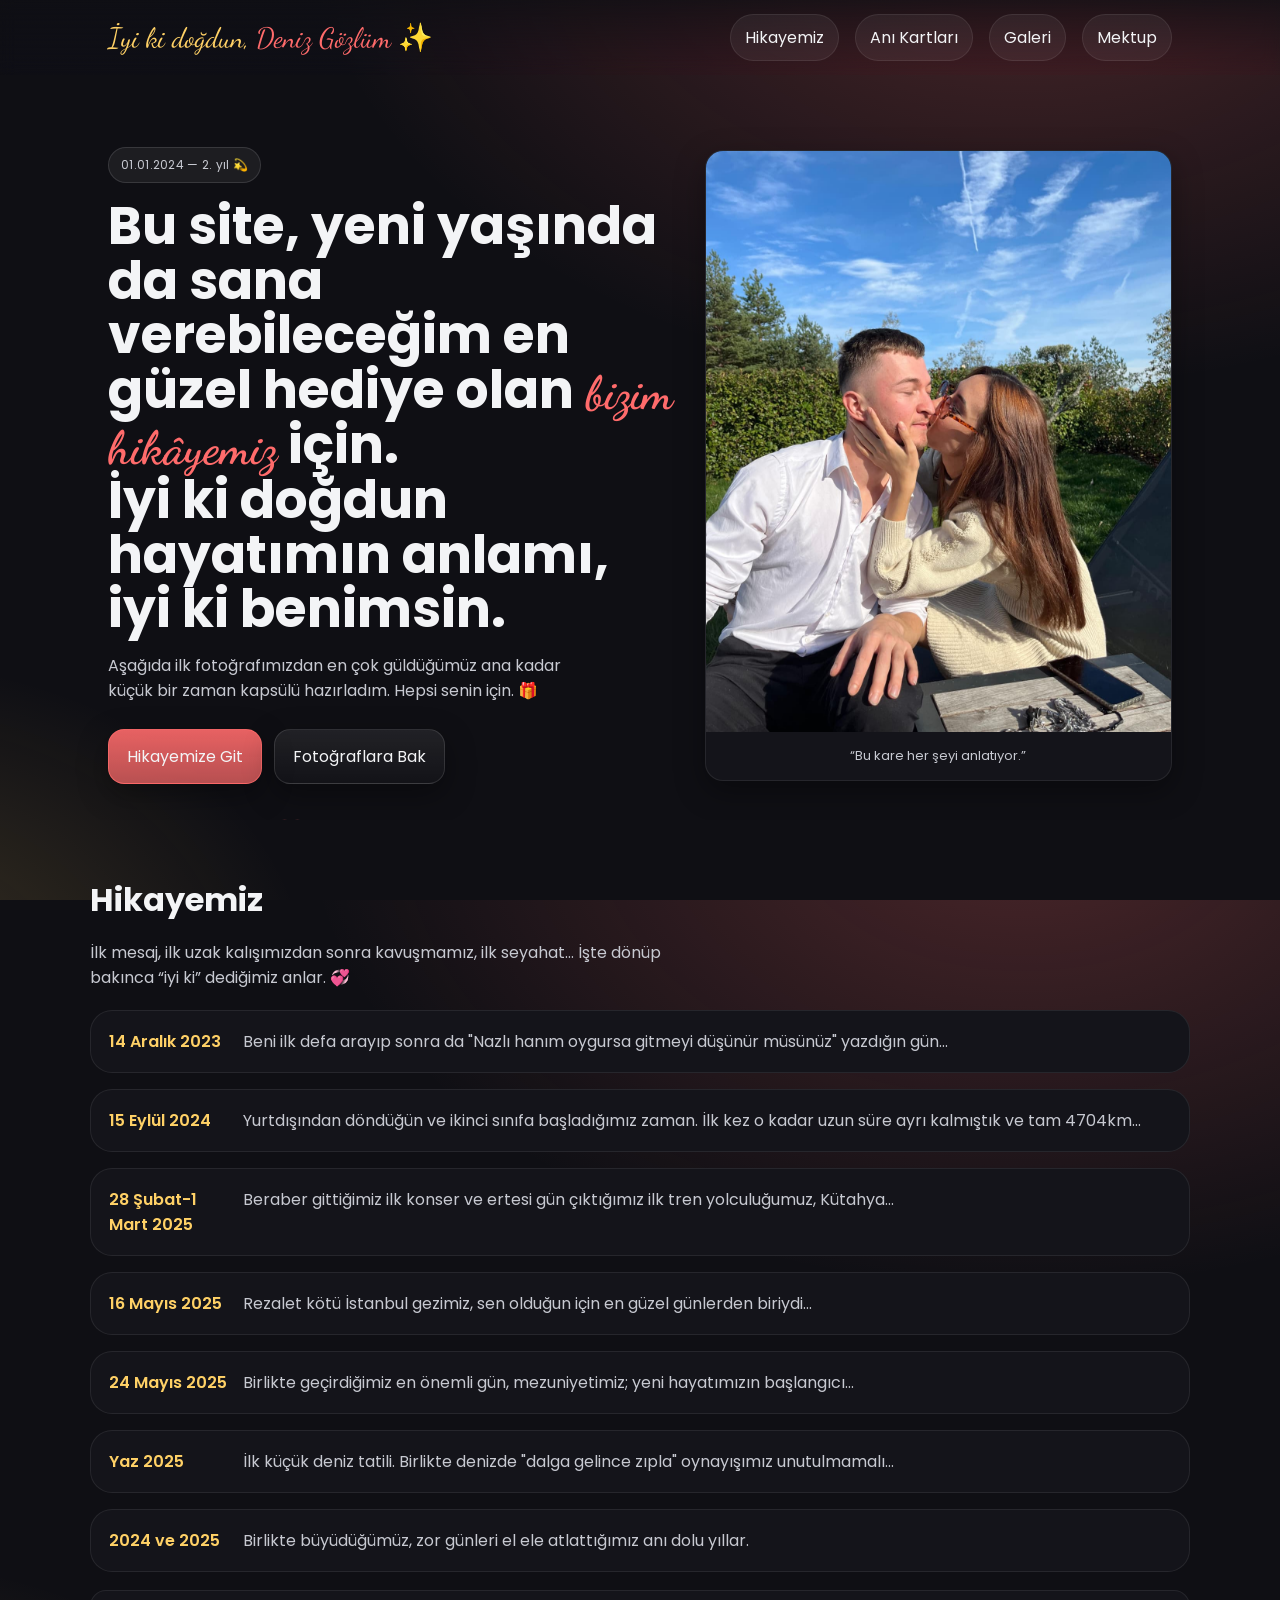
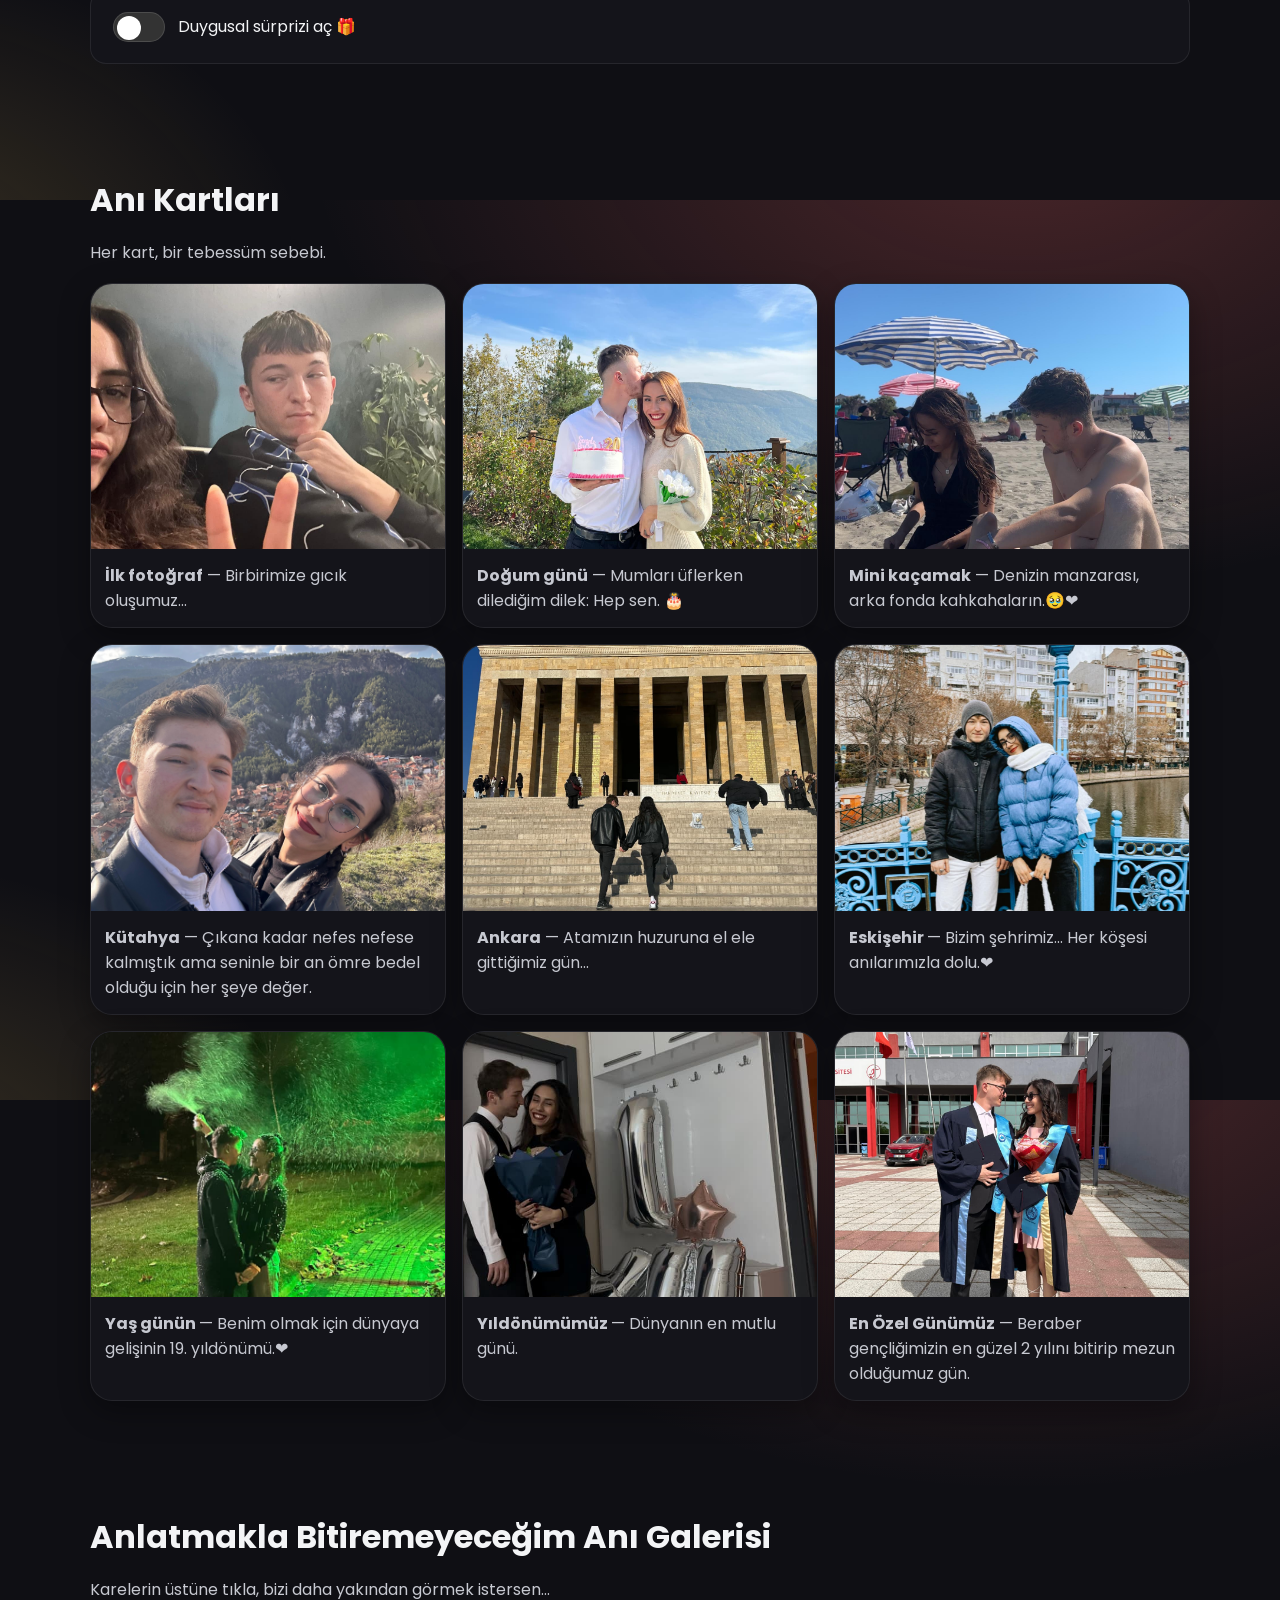
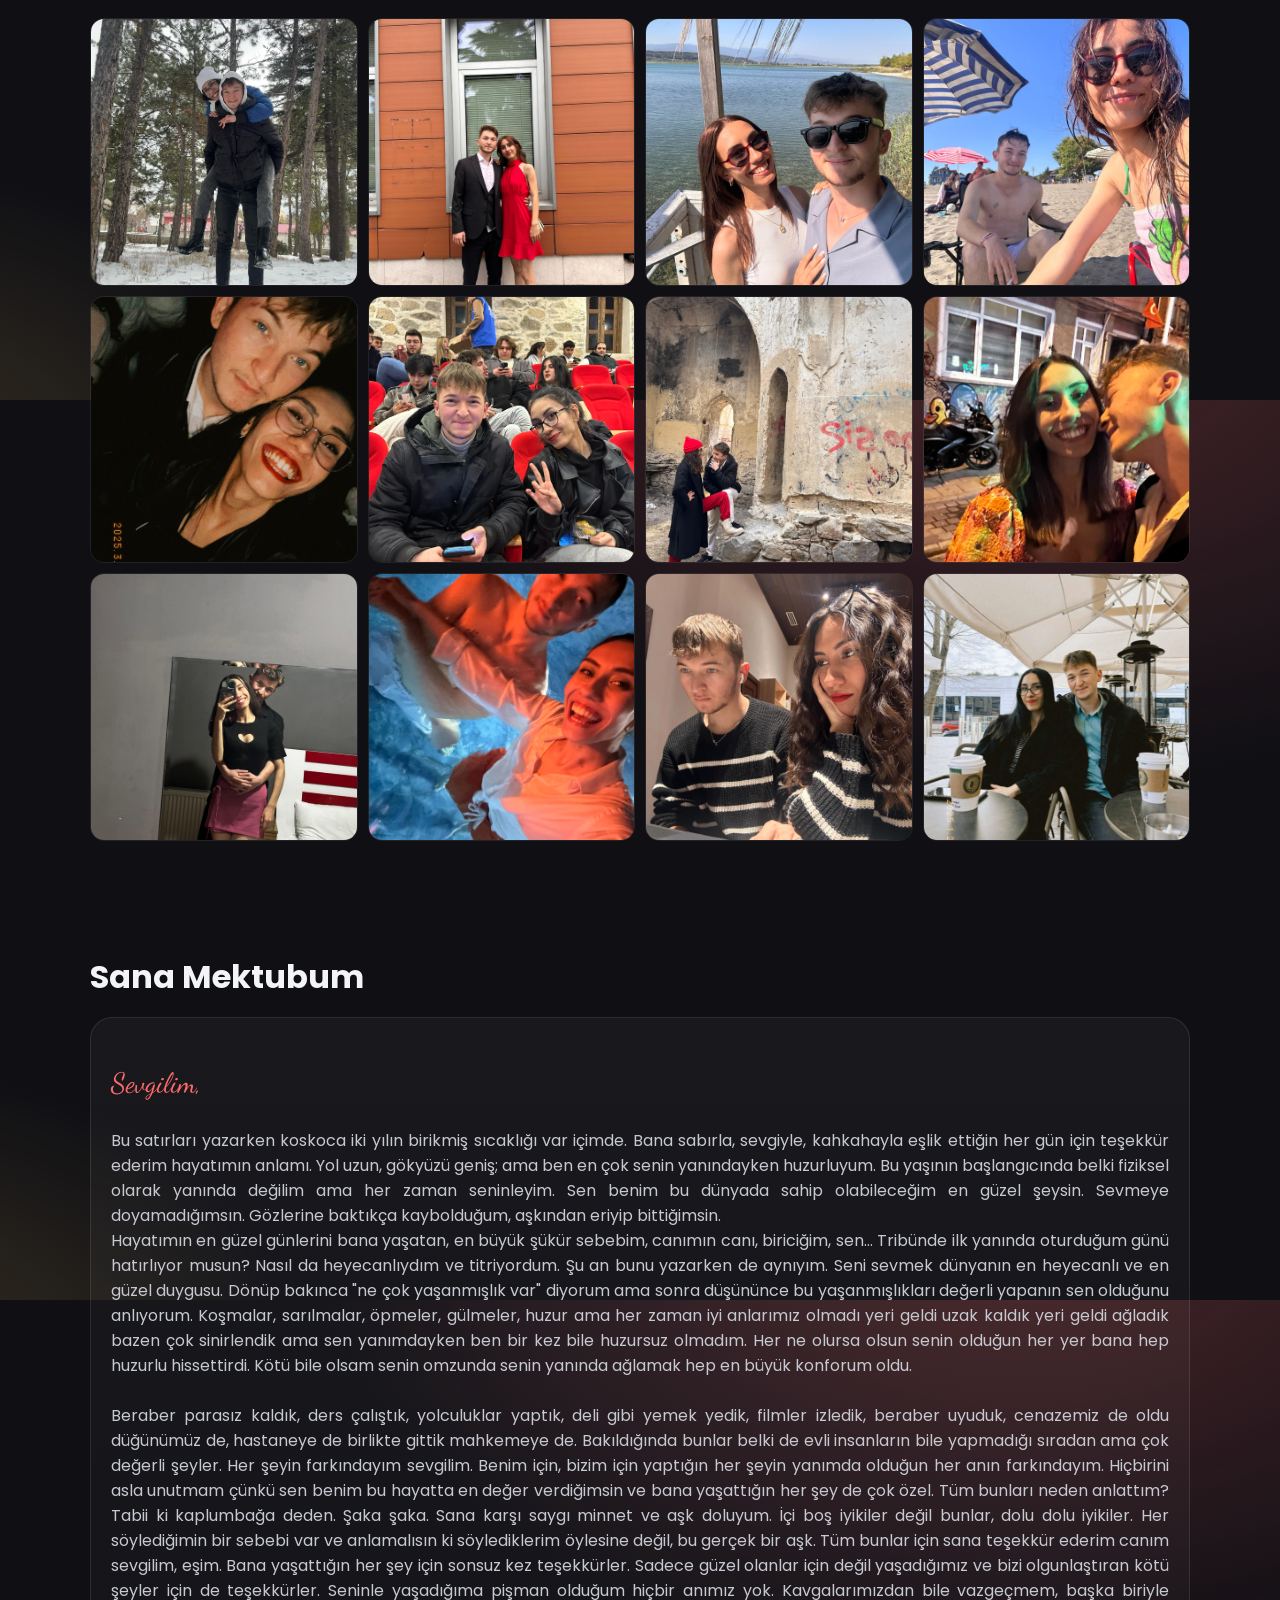
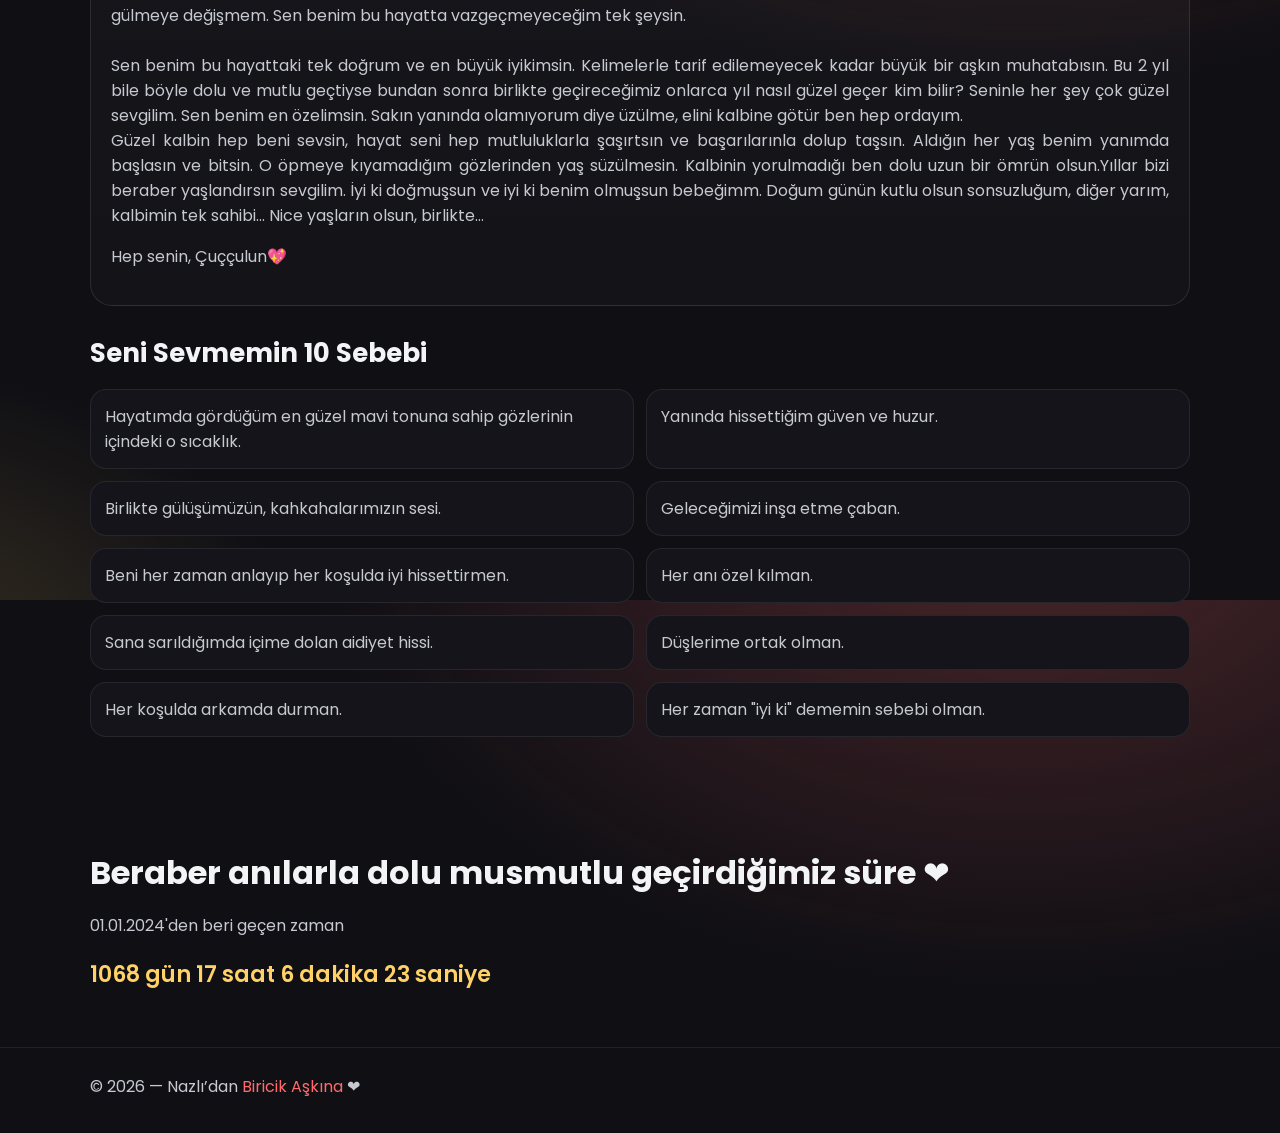
<file: index.html>
<!DOCTYPE html>
<html lang="tr">
<head>
  <meta charset="UTF-8" />
  <meta name="viewport" content="width=device-width, initial-scale=1" />
  <meta name="theme-color" content="#ff6b6b" />
  <title>İyi ki Doğdun ❤️</title>
  <!-- Google Fonts -->
  <link href="https://fonts.googleapis.com/css2?family=Dancing+Script:wght@600;700&family=Poppins:wght@300;400;600;700&display=swap" rel="stylesheet">
  <style>
    :root{
      --bg:#0f0f14;          /* arka plan */
      --paper:#14141a;       /* kart rengi */
      --soft:#1b1b23;        /* daha koyu yüzey */
      --text:#f3f4f6;        /* ana metin */
      --muted:#c7c9d1;       /* ikincil metin */
      --primary:#ff6b6b;     /* vurgu */
      --accent:#ffd166;      /* ikinci vurgu */
      --ring:rgba(255,107,107,.5);
      --glass:rgba(255,255,255,.06);
      --shadow:0 10px 30px rgba(0,0,0,.35);
      --radius:22px;
    }
    *{box-sizing:border-box}
    html,body{margin:0;height:100%;scroll-behavior:smooth}
    body{font-family:Poppins,system-ui,-apple-system,Segoe UI,Roboto,Ubuntu; color:var(--text); background:radial-gradient(1200px 800px at 80% -10%, rgba(255,107,107,.25), transparent 60%), radial-gradient(800px 600px at -10% 110%, rgba(255,209,102,.18), transparent 55%), var(--bg);}    
    a{color:inherit;text-decoration:none}
    img{max-width:100%;display:block}

    /* Navbar */
    .nav{position:sticky;top:0;z-index:50;backdrop-filter:saturate(140%) blur(8px);background:linear-gradient(0deg, transparent, rgba(15,15,20,.75));}
    .nav-inner{max-width:1100px;margin:auto;display:flex;align-items:center;justify-content:space-between;padding:14px 18px}
    .brand{font-family:"Dancing Script";font-size:28px;color:var(--accent)}
    .links{display:flex;gap:16px;flex-wrap:wrap}
    .chip{padding:10px 14px;border-radius:999px;background:var(--glass);border:1px solid rgba(255,255,255,.08)}
    .chip:hover{box-shadow:0 0 0 3px var(--ring)}

    /* Hero */
    .hero{position:relative;overflow:hidden}
    .hero-inner{max-width:1100px;margin:auto;display:grid;grid-template-columns:1.1fr .9fr;gap:26px;align-items:center;padding:72px 18px 36px}
    .tag{display:inline-block;padding:8px 12px;border:1px solid rgba(255,255,255,.12);border-radius:999px;background:var(--glass);color:var(--muted);font-size:12px;letter-spacing:.3px}
    .title{font-size:52px;line-height:1.05;margin:16px 0 10px;font-weight:700}
    .title span{color:var(--primary);font-family:"Dancing Script";font-weight:700;font-size:.9em}
    .subtitle{color:var(--muted);max-width:48ch}
    .cta-row{display:flex;gap:12px;margin-top:26px;flex-wrap:wrap}
    .btn{padding:14px 18px;border-radius:16px;border:1px solid rgba(255,255,255,.12);background:linear-gradient(180deg, rgba(255,255,255,.08), rgba(255,255,255,.02));box-shadow:var(--shadow)}
    .btn.primary{background:linear-gradient(180deg, rgba(255,107,107,.9), rgba(255,107,107,.7));border-color:rgba(255,107,107,.8)}
    .btn:hover{transform:translateY(-1px)}

    .polaroid{position:relative;border-radius:18px;overflow:hidden;background:var(--paper);border:1px solid rgba(255,255,255,.08);box-shadow:var(--shadow)}
    .polaroid img{aspect-ratio:4/5;object-fit:cover}
    .polaroid .cap{padding:14px;text-align:center;color:var(--muted);font-size:13px}

    /* Hearts animation */
    .hearts{position:absolute;inset:0;pointer-events:none;overflow:hidden}
    .heart{position:absolute;bottom:-40px;width:18px;height:18px;background:var(--primary);transform:rotate(45deg);animation:float 12s linear infinite;opacity:.5}
    .heart::before,.heart::after{content:"";position:absolute;width:18px;height:18px;background:var(--primary);border-radius:50%}
    .heart::before{left:-9px}
    .heart::after{top:-9px}
    @keyframes float{0%{transform:translateY(0) rotate(45deg)}100%{transform:translateY(-120vh) rotate(45deg)}}
    /* farklı hız/konum için özelleştirme */
    .heart.h1{left:10%;animation-duration:13s;animation-delay:0s}
    .heart.h2{left:22%;animation-duration:10s;animation-delay:1s}
    .heart.h3{left:35%;animation-duration:15s;animation-delay:2s}
    .heart.h4{left:48%;animation-duration:12s;animation-delay:3s}
    .heart.h5{left:63%;animation-duration:16s;animation-delay:1.5s}
    .heart.h6{left:78%;animation-duration:11s;animation-delay:2.5s}
    .heart.h7{left:90%;animation-duration:14s;animation-delay:.5s}

    /* Sections */
    section{padding:56px 18px}
    .wrap{max-width:1100px;margin:auto}
    .h2{font-size:32px;margin:0 0 16px;font-weight:700}
    .lead{color:var(--muted);max-width:60ch}

    /* Timeline */
    .timeline{display:grid;gap:16px;margin-top:20px}
    .t-item{display:grid;grid-template-columns:120px 1fr;gap:14px;align-items:start;padding:18px;border-radius:var(--radius);background:var(--paper);border:1px solid rgba(255,255,255,.08)}
    .t-date{color:var(--accent);font-weight:600}
    .t-text{color:var(--muted)}

    /* Memory cards */
    .cards{display:grid;grid-template-columns:repeat(3,1fr);gap:16px;margin-top:18px}
    .card{background:var(--paper);border:1px solid rgba(255,255,255,.08);border-radius:var(--radius);overflow:hidden;transition:transform .2s ease;box-shadow:var(--shadow)}
    .card:hover{transform:translateY(-3px)}
    .card img{aspect-ratio:4/3;object-fit:cover}
    .card .p{padding:14px;color:var(--muted)}

    /* Gallery with :target modal */
    .grid{display:grid;grid-template-columns:repeat(4,1fr);gap:10px;margin-top:14px}
    .grid a{border-radius:14px;overflow:hidden;border:1px solid rgba(255,255,255,.08)}
    .grid img{aspect-ratio:1;object-fit:cover;filter:saturate(1.05)}
    .modal{position:fixed;inset:0;background:rgba(0,0,0,.8);display:none;align-items:center;justify-content:center;padding:20px}
    .modal img{max-width:min(92vw,1100px);max-height:86vh;border-radius:16px}
    .modal:target{display:flex}
    .close{position:fixed;top:22px;right:22px;background:var(--glass);border:1px solid rgba(255,255,255,.12);padding:10px 14px;border-radius:999px}

    /* Letter */
    .letter{background:linear-gradient(180deg,rgba(255,255,255,.04),rgba(255,255,255,.02));border:1px solid rgba(255,255,255,.1);border-radius:var(--radius);padding:20px}
    .script{font-family:"Dancing Script";font-size:28px;color:var(--primary)}
    .just{ text-align:justify; color:var(--muted)}

    /* Reasons */
    .reasons{display:grid;grid-template-columns:repeat(2,1fr);gap:12px;margin-top:16px}
    .reason{background:var(--paper);border:1px solid rgba(255,255,255,.08);padding:14px;border-radius:16px;color:var(--muted)}

    /* Surprise reveal */
    .reveal{margin-top:18px;background:var(--paper);border:1px solid rgba(255,255,255,.08);border-radius:16px;padding:18px}
    .switch{appearance:none;width:52px;height:30px;border-radius:999px;background:#333;position:relative;cursor:pointer;outline:none;border:1px solid rgba(255,255,255,.12)}
    .switch::after{content:"";position:absolute;top:3px;left:3px;width:24px;height:24px;border-radius:50%;background:#fff;transition:all .25s}
    .switch:checked{background:var(--primary)}
    .switch:checked::after{left:25px}
    .gift{display:none;margin-top:12px;padding:14px;border-radius:14px;background:linear-gradient(90deg, rgba(255,107,107,.2), rgba(255,209,102,.2));border:1px solid rgba(255,255,255,.12)}
    .switch:checked ~ .gift{display:block}

    /* Footer */
    footer{padding:26px 18px;border-top:1px solid rgba(255,255,255,.08);color:var(--muted)}

    /* Responsive */
    @media (max-width:980px){
      .hero-inner{grid-template-columns:1fr}
      .cards{grid-template-columns:1fr 1fr}
      .grid{grid-template-columns:repeat(3,1fr)}
      .t-item{grid-template-columns:1fr}
    }
    @media (max-width:640px){
      .title{font-size:38px}
      .cards{grid-template-columns:1fr}
      .grid{grid-template-columns:repeat(2,1fr)}
      .reasons{grid-template-columns:1fr}
    }
    .reveal .gift {
  display:none;
  margin-top:12px;
  padding:14px;
  border-radius:14px;
  background:linear-gradient(90deg, rgba(255,107,107,.2), rgba(255,209,102,.2));
  border:1px solid rgba(255,255,255,.12);
  transition:all .3s ease;
}

.switch:checked + span + .gift {
  display:block;
}
/* === Açılış Animasyonu === */
#intro {
  position: fixed;
  inset: 0;
  background: var(--bg);
  display: flex;
  align-items: center;
  justify-content: center;
  flex-direction: column;
  z-index: 9999;
  animation: fadeOut 1s ease 4.5s forwards; /* 4.5 saniye sonra kaybolur */
}

.intro-text {
  text-align: center;
  animation: fadeIn 1s ease forwards;
}

#intro h1, #intro h2 {
  opacity: 0;
  font-family: "Dancing Script", cursive;
  color: var(--primary);
  margin: 0;
}

#intro h1 {
  font-size: 42px;
  animation: showText 1s ease forwards 0.5s;
}

#intro h2 {
  font-size: 32px;
  color: var(--accent);
  animation: showText 1s ease forwards 2.5s;
}

@keyframes showText {
  from {opacity: 0; transform: translateY(20px);}
  to {opacity: 1; transform: translateY(0);}
}

@keyframes fadeOut {
  to {opacity: 0; visibility: hidden;}
}

@keyframes fadeIn {
  from {opacity: 0;}
  to {opacity: 1;}
}

  </style>
</head>
<body>
    <!-- AÇILIŞ ANİMASYONU -->
<div id="intro">
  <div class="intro-text">
    <h1 class="line1">SENİ SONSUZA KADAR ÇOK SEVECEĞİM</h1>
    <h2 class="line2">İYİ Kİ DOĞDUN ❤️</h2>
  </div>
</div>

  <!-- NAV -->
  <nav class="nav">
    <div class="nav-inner">
      <div class="brand">İyi ki doğdun, <span style="color:var(--primary)">Deniz Gözlüm</span> ✨</div>
      <div class="links">
        <a class="chip" href="#hikaye">Hikayemiz</a>
        <a class="chip" href="#anilar">Anı Kartları</a>
        <a class="chip" href="#galeri">Galeri</a>
        <a class="chip" href="#mektup">Mektup</a>
      </div>
    </div>
  </nav>

  <!-- HERO -->
  <header class="hero">
    <div class="hero-inner wrap">
      <div>
        <span class="tag">01.01.2024 — 2. yıl 💫</span>
        <h1 class="title">Bu site, yeni yaşında da sana verebileceğim en güzel hediye olan<span> bizim hikâyemiz</span> için. <br/>İyi ki doğdun hayatımın anlamı, iyi ki benimsin.</h1>
        <p class="subtitle">Aşağıda ilk fotoğrafımızdan en çok güldüğümüz ana kadar küçük bir zaman kapsülü hazırladım. Hepsi senin için. 🎁</p>
        <div class="cta-row">
          <a class="btn primary" href="#hikaye">Hikayemize Git</a>
          <a class="btn" href="#galeri">Fotoğraflara Bak</a>
        </div>
      </div>
      <div class="polaroid">
        <!-- KAPAĞA KOYMAK İSTEDİĞİN FOTOĞRAFI /images/kapak.jpg OLARAK EKLE -->
        <img src="images/kapak.jpg" alt="Kapak fotoğrafımız" />
        <div class="cap">“Bu kare her şeyi anlatıyor.”</div>
      </div>
    </div>
    <!-- kalp animasyonu -->
    <div class="hearts" aria-hidden="true">
      <div class="heart h1"></div>
      <div class="heart h2"></div>
      <div class="heart h3"></div>
      <div class="heart h4"></div>
      <div class="heart h5"></div>
      <div class="heart h6"></div>
      <div class="heart h7"></div>
    </div>
  </header>

  <!-- HİKAYE / ZAMAN ÇİZELGESİ -->
  <section id="hikaye">
    <div class="wrap">
      <h2 class="h2">Hikayemiz</h2>
      <p class="lead">İlk mesaj, ilk uzak kalışımızdan sonra kavuşmamız, ilk seyahat… İşte dönüp bakınca “iyi ki” dediğimiz anlar. 💞</p>
      <div class="timeline">
        <!-- TARİHLERİ KENDİ İLİŞKİNİZE GÖRE DÜZENLEYİN -->
        <div class="t-item">
          <div class="t-date">14 Aralık 2023</div>
          <div class="t-text">Beni ilk defa arayıp sonra da "Nazlı hanım oygursa gitmeyi düşünür müsünüz" yazdığın gün...</div>
        </div>
        <div class="t-item">
          <div class="t-date">15 Eylül 2024</div>
          <div class="t-text">Yurtdışından döndüğün ve ikinci sınıfa başladığımız zaman. İlk kez o kadar uzun süre ayrı kalmıştık ve tam 4704km...</div>
        </div>
        <div class="t-item">
          <div class="t-date">28 Şubat-1 Mart 2025</div>
          <div class="t-text">Beraber gittiğimiz ilk konser ve ertesi gün çıktığımız ilk tren yolculuğumuz, Kütahya...</div>
        </div>
         <div class="t-item">
          <div class="t-date">16 Mayıs 2025</div>
          <div class="t-text">Rezalet kötü İstanbul gezimiz, sen olduğun için en güzel günlerden biriydi...</div>
        </div>
         
         <div class="t-item">
          <div class="t-date">24 Mayıs 2025</div>
          <div class="t-text">Birlikte geçirdiğimiz en önemli gün, mezuniyetimiz; yeni hayatımızın başlangıcı...</div>
        </div>
        <div class="t-item">
          <div class="t-date">Yaz 2025</div>
          <div class="t-text">İlk küçük deniz tatili. Birlikte denizde "dalga gelince zıpla" oynayışımız unutulmamalı...</div>
        </div>
        <div class="t-item">
          <div class="t-date">2024 ve 2025</div>
          <div class="t-text">Birlikte büyüdüğümüz, zor günleri el ele atlattığımız anı dolu yıllar.</div>
        </div>
      </div>

      <div class="reveal">
        <label style="display:flex;align-items:center;gap:10px">
          <input class="switch" type="checkbox" />
          <span>Duygusal sürprizi aç 🎁</span>
        
        <div class="gift">
          “Her yeni yaşında dileğim aynı: Gözlerinin içine baktığımda, evimde olduğumu hissetmek.”
        </div>
        </label>
      </div>
    </div>
  </section>

  <!-- ANILAR (KARTLAR) -->
  <section id="anilar">
    <div class="wrap">
      <h2 class="h2">Anı Kartları</h2>
      <p class="lead">Her kart, bir tebessüm sebebi.</p>
      <div class="cards">
        <!-- Görselleri /images klasörüne koy, aşağıdaki yolları değiştir -->
        <article class="card">
          <img src="images/ani-1.jpg" alt="İlk fotoğraf" />
          <div class="p"><strong>İlk fotoğraf</strong> — Birbirimize gıcık oluşumuz...</div>
        </article>
        <article class="card">
          <img src="images/ani-2.jpg" alt="Doğum günü sürprizi" />
          <div class="p"><strong>Doğum günü</strong> — Mumları üflerken dilediğim dilek: Hep sen. 🎂</div>
        </article>
        <article class="card">
          <img src="images/ani-3.jpg" alt="Küçük bir yolculuk" />
          <div class="p"><strong>Mini kaçamak</strong> — Denizin manzarası, arka fonda kahkahaların.🥹❤️</div>
        </article>
        <article class="card">
          <img src="images/ani-4.jpg" alt="İlk Seyahatimiz" />
          <div class="p"><strong>Kütahya</strong> — Çıkana kadar nefes nefese kalmıştık ama seninle bir an ömre bedel olduğu için her şeye değer.</div>
        </article>
        <article class="card">
          <img src="images/ani-5.jpg" alt="Ankara" />
          <div class="p"><strong>Ankara</strong> — Atamızın huzuruna el ele gittiğimiz gün...</div>
        </article>
        <article class="card">
          <img src="images/ani-6.jpg" alt="Eskişehir" />
          <div class="p"><strong>Eskişehir </strong> — Bizim şehrimiz... Her köşesi anılarımızla dolu.❤️</div>
        </article>
        <article class="card">
          <img src="images/ani-7.jpg" alt="doğum günün" />
          <div class="p"><strong>Yaş günün </strong> — Benim olmak için dünyaya gelişinin 19. yıldönümü.❤️</div>
        </article>
        <article class="card">
          <img src="images/ani-8.jpg" alt="Yıldönümü" />
          <div class="p"><strong>Yıldönümümüz </strong> — Dünyanın en mutlu günü.</div>
        </article>
        <article class="card">
          <img src="images/ani-9.jpg" alt="Aşk" />
          <div class="p"><strong>En Özel Günümüz</strong> — Beraber gençliğimizin en güzel 2 yılını bitirip mezun olduğumuz gün.</div>
        </article>
      </div>
    </div>
  </section>

  <!-- GALERİ (BÜYÜTME :target) -->
  <section id="galeri">
    <div class="wrap">
      <h2 class="h2">Anlatmakla Bitiremeyeceğim Anı Galerisi</h2>
      <p class="lead">Karelerin üstüne tıkla, bizi daha yakından görmek istersen...</p>
      <div class="grid">
        <a href="#g1"><img src="images/g-1.jpg" alt="galeri 1"></a>
        <a href="#g2"><img src="images/g-2.jpg" alt="galeri 2"></a>
        <a href="#g3"><img src="images/g-3.jpg" alt="galeri 3"></a>
        <a href="#g4"><img src="images/g-4.jpg" alt="galeri 4"></a>
        <a href="#g5"><img src="images/g-5.jpg" alt="galeri 5"></a>
        <a href="#g6"><img src="images/g-6.jpg" alt="galeri 6"></a>
        <a href="#g7"><img src="images/g-7.jpg" alt="galeri 7"></a>
        <a href="#g8"><img src="images/g-8.jpg" alt="galeri 8"></a>
        <a href="#g9"><img src="images/g-9.jpg" alt="galeri 9"></a>
        <a href="#g10"><img src="images/g-10.jpg" alt="galeri 10"></a>
        <a href="#g11"><img src="images/g-11.jpg" alt="galeri 11"></a>
        <a href="#g12"><img src="images/g-12.jpg" alt="galeri 12"></a>
      </div>

      <!-- modals -->
      <div id="g1" class="modal"><a class="close" href="#galeri">Kapat ✕</a><img src="images/g-1.jpg" alt=""></div>
      <div id="g2" class="modal"><a class="close" href="#galeri">Kapat ✕</a><img src="images/g-2.jpg" alt=""></div>
      <div id="g3" class="modal"><a class="close" href="#galeri">Kapat ✕</a><img src="images/g-3.jpg" alt=""></div>
      <div id="g4" class="modal"><a class="close" href="#galeri">Kapat ✕</a><img src="images/g-4.jpg" alt=""></div>
      <div id="g5" class="modal"><a class="close" href="#galeri">Kapat ✕</a><img src="images/g-5.jpg" alt=""></div>
      <div id="g6" class="modal"><a class="close" href="#galeri">Kapat ✕</a><img src="images/g-6.jpg" alt=""></div>
      <div id="g7" class="modal"><a class="close" href="#galeri">Kapat ✕</a><img src="images/g-7.jpg" alt=""></div>
      <div id="g8" class="modal"><a class="close" href="#galeri">Kapat ✕</a><img src="images/g-8.jpg" alt=""></div>
      <div id="g9" class="modal"><a class="close" href="#galeri">Kapat ✕</a><img src="images/g-9.jpg" alt=""></div>
      <div id="g10" class="modal"><a class="close" href="#galeri">Kapat ✕</a><img src="images/g-10.jpg" alt=""></div>
      <div id="g11" class="modal"><a class="close" href="#galeri">Kapat ✕</a><img src="images/g-11.jpg" alt=""></div>
      <div id="g12" class="modal"><a class="close" href="#galeri">Kapat ✕</a><img src="images/g-12.jpg" alt=""></div>
    </div>
  </section>

  <!-- MEKTUP / NOT -->
  <section id="mektup">
    <div class="wrap">
      <h2 class="h2">Sana Mektubum</h2>
      <div class="letter">
        <p class="script">Sevgilim,</p>
        <p class="just">Bu satırları yazarken koskoca iki yılın birikmiş sıcaklığı var içimde. Bana sabırla, sevgiyle, kahkahayla eşlik ettiğin her gün için teşekkür ederim hayatımın anlamı.
           Yol uzun, gökyüzü geniş; ama ben en çok senin yanındayken huzurluyum. 
            Bu yaşının başlangıcında belki fiziksel olarak yanında değilim ama her zaman seninleyim. Sen benim bu dünyada sahip olabileceğim en güzel şeysin. Sevmeye doyamadığımsın. Gözlerine baktıkça kaybolduğum, aşkından eriyip bittiğimsin.<br>
            Hayatımın en güzel günlerini bana yaşatan, en büyük şükür sebebim, canımın canı, biriciğim, sen... Tribünde ilk yanında oturduğum günü hatırlıyor musun? Nasıl da heyecanlıydım ve titriyordum. Şu an bunu yazarken de aynıyım.
            Seni sevmek dünyanın en heyecanlı ve en güzel duygusu. Dönüp bakınca "ne çok yaşanmışlık var" diyorum ama sonra düşününce bu yaşanmışlıkları değerli yapanın sen olduğunu anlıyorum.
            Koşmalar, sarılmalar, öpmeler, gülmeler, huzur ama her zaman iyi anlarımız olmadı yeri geldi uzak kaldık yeri geldi ağladık bazen çok sinirlendik ama sen yanımdayken ben bir kez bile huzursuz olmadım.
            Her ne olursa olsun senin olduğun her yer bana hep huzurlu hissettirdi. Kötü bile olsam senin omzunda senin yanında ağlamak hep en büyük konforum oldu. <br> 
            <br>
            Beraber parasız kaldık, ders çalıştık, yolculuklar yaptık, deli gibi yemek yedik, filmler izledik, beraber uyuduk, cenazemiz de oldu düğünümüz de, hastaneye de birlikte gittik mahkemeye de.
            Bakıldığında bunlar belki de evli insanların bile yapmadığı sıradan ama çok değerli şeyler. Her şeyin farkındayım sevgilim. Benim için, bizim için yaptığın her şeyin yanımda olduğun her anın farkındayım. 
            Hiçbirini asla unutmam çünkü sen benim bu hayatta en değer verdiğimsin ve bana yaşattığın her şey de çok özel. Tüm bunları neden anlattım? Tabii ki kaplumbağa deden. Şaka şaka. 
            Sana karşı saygı minnet ve aşk doluyum. İçi boş iyikiler değil bunlar, dolu dolu iyikiler. Her söylediğimin bir sebebi var ve anlamalısın ki söylediklerim öylesine değil, bu gerçek bir aşk.
            Tüm bunlar için sana teşekkür ederim canım sevgilim, eşim. Bana yaşattığın her şey için sonsuz kez teşekkürler. Sadece güzel olanlar için değil yaşadığımız ve bizi olgunlaştıran kötü şeyler için de teşekkürler.
            Seninle yaşadığıma pişman olduğum hiçbir anımız yok. Kavgalarımızdan bile vazgeçmem, başka biriyle gülmeye değişmem.
            Sen benim bu hayatta vazgeçmeyeceğim tek şeysin. <br>
            <br>
            Sen benim bu hayattaki tek doğrum ve en büyük iyikimsin. Kelimelerle tarif edilemeyecek kadar büyük bir aşkın muhatabısın.
            Bu 2 yıl bile böyle dolu ve mutlu geçtiyse bundan sonra birlikte geçireceğimiz onlarca yıl nasıl güzel geçer kim bilir? Seninle her şey çok güzel sevgilim. Sen benim en özelimsin. Sakın yanında olamıyorum diye üzülme, elini kalbine götür ben hep ordayım. <br>
            Güzel kalbin hep beni sevsin, hayat seni hep mutluluklarla şaşırtsın ve başarılarınla dolup taşsın. Aldığın her yaş benim yanımda başlasın ve bitsin. O öpmeye kıyamadığım gözlerinden yaş süzülmesin.
            Kalbinin yorulmadığı ben dolu uzun bir ömrün olsun.Yıllar bizi beraber yaşlandırsın sevgilim.
            İyi ki doğmuşsun ve iyi ki benim olmuşsun bebeğimm. Doğum günün kutlu olsun sonsuzluğum, diğer yarım, kalbimin tek sahibi...
            Nice yaşların olsun, birlikte…</p>
        <p class="just">Hep senin, Çuççulun💖</p>
      </div>

      <h3 class="h2" style="margin-top:28px;font-size:26px">Seni Sevmemin 10 Sebebi</h3>
      <div class="reasons">
        <div class="reason">Hayatımda gördüğüm en güzel mavi tonuna sahip gözlerinin içindeki o sıcaklık.</div>
        <div class="reason">Yanında hissettiğim güven ve huzur.</div>
        <div class="reason">Birlikte gülüşümüzün, kahkahalarımızın sesi.</div>
        <div class="reason">Geleceğimizi inşa etme çaban.</div>
        <div class="reason">Beni her zaman anlayıp her koşulda iyi hissettirmen.</div>
        <div class="reason">Her anı özel kılman.</div>
        <div class="reason">Sana sarıldığımda içime dolan aidiyet hissi.</div>
        <div class="reason">Düşlerime ortak olman.</div>
        <div class="reason">Her koşulda arkamda durman.</div>
        <div class="reason">Her zaman "iyi ki" dememin sebebi olman.</div>
      </div>
    </div>
  </section>

  <!-- ANI SAYACI -->
  <section id="sayac">
    <div class="wrap">
      <h2 class="h2">Beraber anılarla dolu musmutlu geçirdiğimiz süre ❤️</h2>
      <p class="lead">01.01.2024'den beri geçen zaman </p>
      <div id="counter" style="margin-top:20px;font-size:22px;color:var(--accent);font-weight:600"></div>
    </div>
  </section>

<footer>
    <div class="wrap">
      <div>© <span id="yil">2025</span> — Nazlı’dan <span style="color:var(--primary)">Biricik Aşkına</span> ❤️</div>
      <div style="margin-top:8px;font-size:13px"></div>
    </div>
  </footer>

  <script>
    // yıl güncelle
    document.getElementById('yil').textContent = new Date().getFullYear();
    // anı sayacı
    const startDate = new Date("2024-01-01T00:00:00");
    function updateCounter(){
      const now = new Date();
      const diff = now - startDate;

      const days = Math.floor(diff / (1000*60*60*24));
      const hours = Math.floor((diff / (1000*60*60)) % 24);
      const minutes = Math.floor((diff / (1000*60)) % 60);
      const seconds = Math.floor((diff / 1000) % 60);

      document.getElementById('counter').textContent = `${days} gün ${hours} saat ${minutes} dakika ${seconds} saniye`;
    }
    setInterval(updateCounter, 1000);
    updateCounter();
    
  // Sayfa tamamen yüklendikten sonra intro’yu kaldır
  window.addEventListener('load', () => {
    const intro = document.getElementById('intro');
    setTimeout(() => {
      intro.style.display = 'none';
    }, 5500); // 5.5 saniye sonra tamamen kaldır
  });
</script>

  </script>
</body>
</html>
</file>
